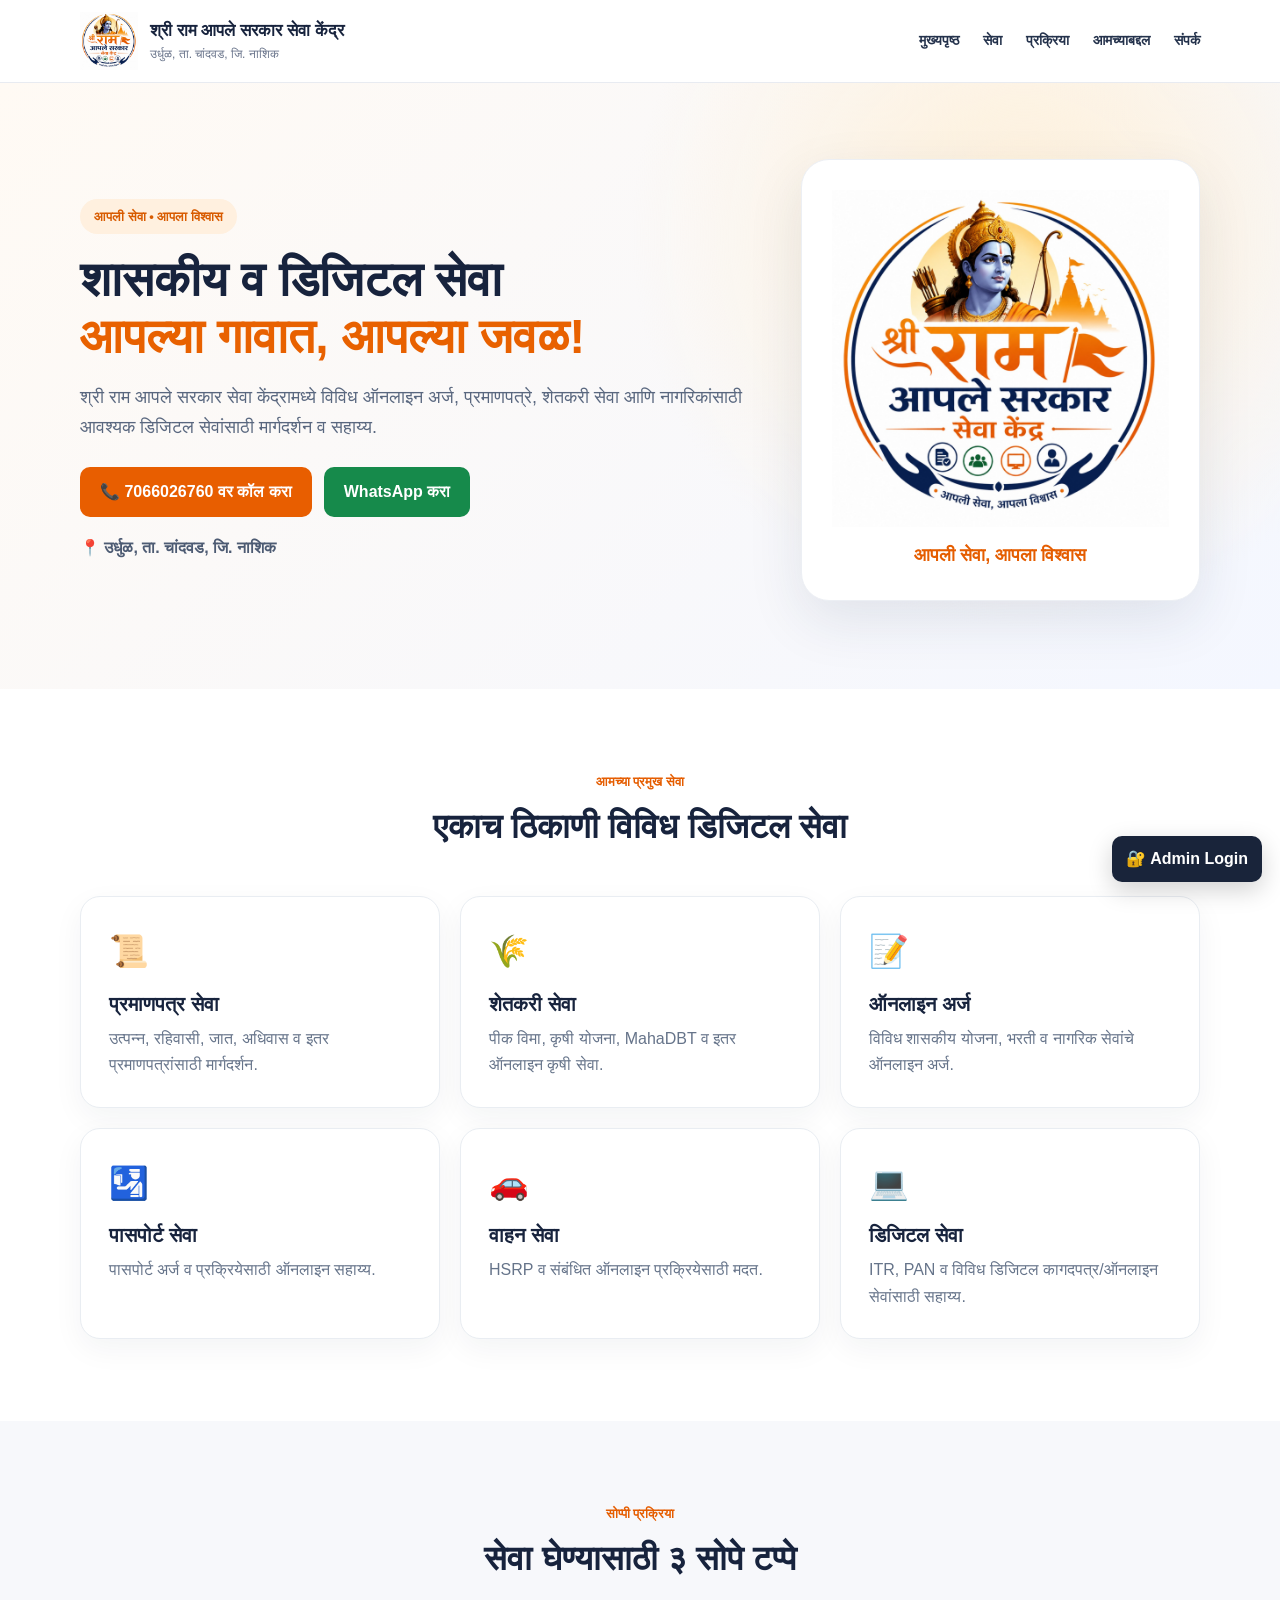
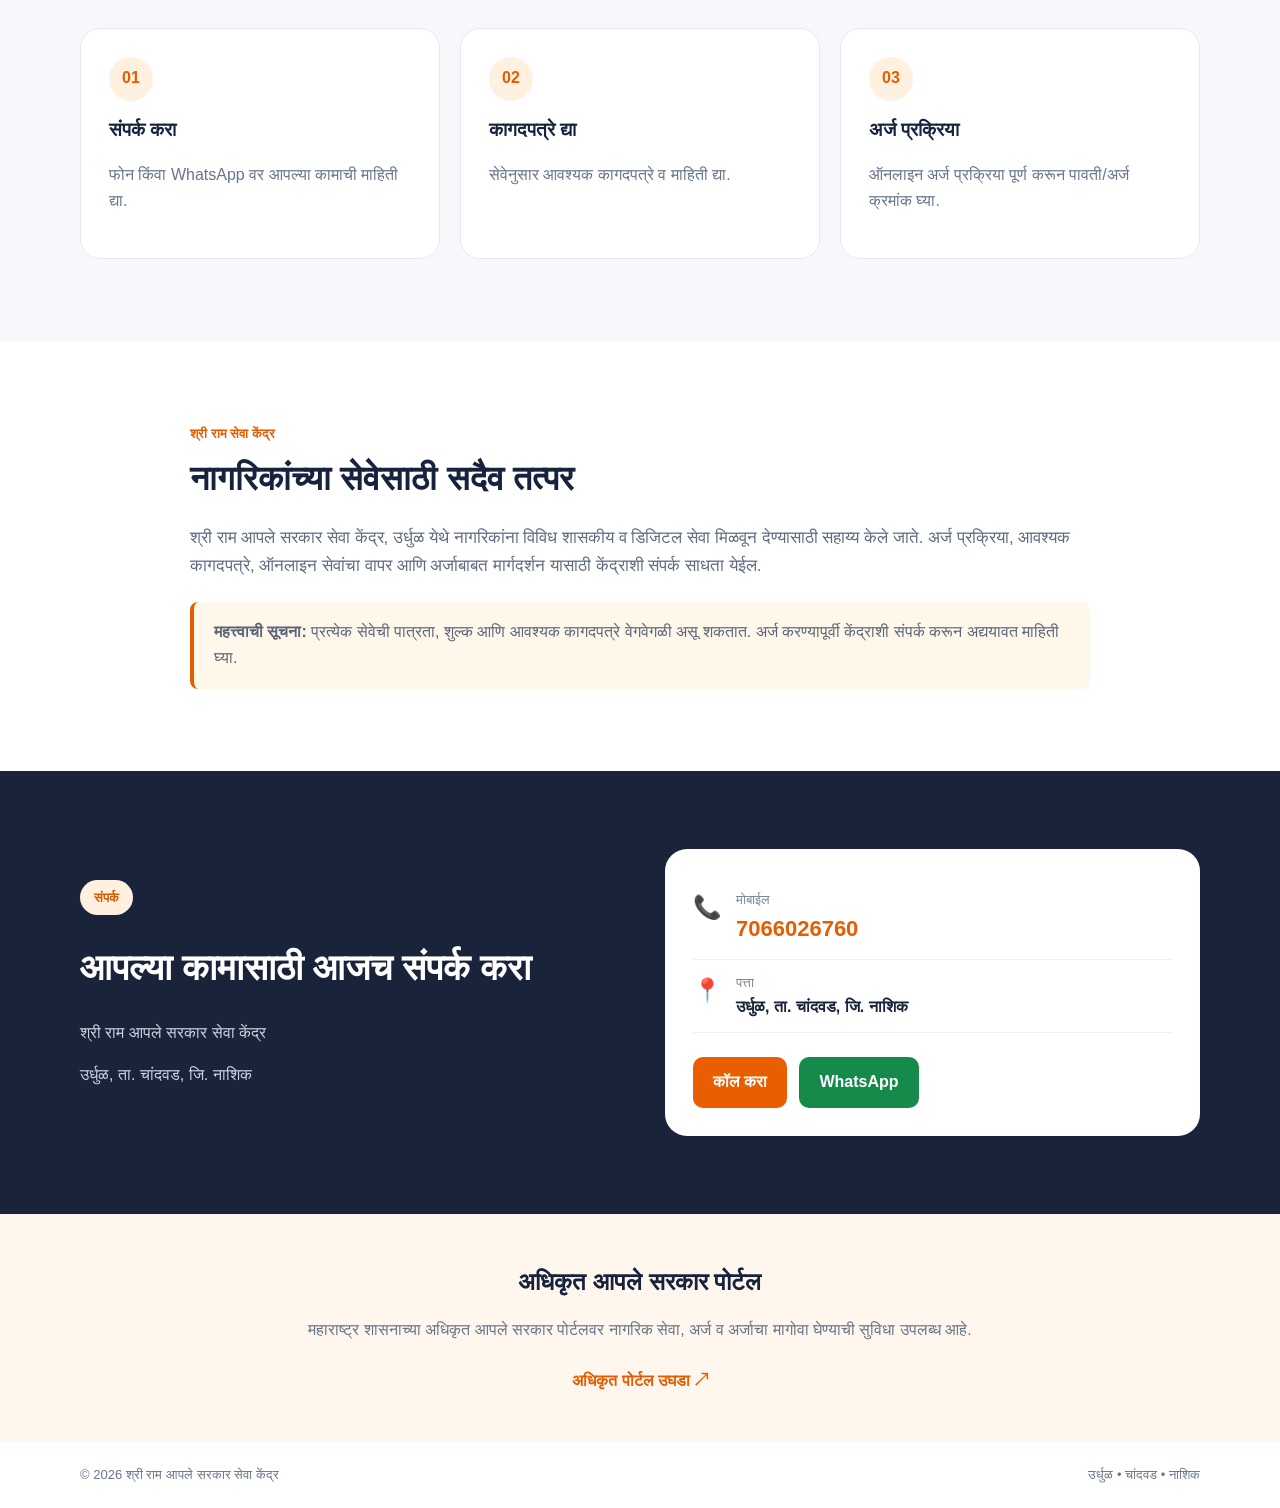
<file: index.html>
<!DOCTYPE html>
<html lang="mr">
<head>
<meta charset="UTF-8">
<meta name="viewport" content="width=device-width, initial-scale=1.0">
<title>श्री राम आपले सरकार सेवा केंद्र | उर्धुळ</title>
<meta name="description" content="श्री राम आपले सरकार सेवा केंद्र, उर्धुळ, ता. चांदवड, जि. नाशिक — नागरिकांसाठी विविध ऑनलाइन व शासकीय सेवा.">
<link rel="stylesheet" href="style.css">
</head>
<body>

<header>
  <div class="container nav">
    <a class="brand" href="#home">
      <img src="logo.png" alt="श्री राम आपले सरकार सेवा केंद्र लोगो">
      <div>
        <strong>श्री राम आपले सरकार सेवा केंद्र</strong>
        <small>उर्धुळ, ता. चांदवड, जि. नाशिक</small>
      </div>
    </a>
    <button class="menu" onclick="toggleMenu()">☰</button>
    <nav id="nav">
      <a href="#home">मुख्यपृष्ठ</a>
      <a href="#services">सेवा</a>
      <a href="#process">प्रक्रिया</a>
      <a href="#about">आमच्याबद्दल</a>
      <a href="#contact">संपर्क</a>
    </nav>
  </div>
</header>

<main>
<section id="home" class="hero">
  <div class="container hero-grid">
    <div>
      <div class="pill">आपली सेवा • आपला विश्वास</div>
      <h1>शासकीय व डिजिटल सेवा<br><span>आपल्या गावात, आपल्या जवळ!</span></h1>
      <p>श्री राम आपले सरकार सेवा केंद्रामध्ये विविध ऑनलाइन अर्ज, प्रमाणपत्रे, शेतकरी सेवा आणि नागरिकांसाठी आवश्यक डिजिटल सेवांसाठी मार्गदर्शन व सहाय्य.</p>
      <div class="actions">
        <a class="btn primary" href="tel:+917066026760">📞 7066026760 वर कॉल करा</a>
        <a class="btn whatsapp" href="https://wa.me/917066026760" target="_blank">WhatsApp करा</a>
      </div>
      <div class="location">📍 उर्धुळ, ता. चांदवड, जि. नाशिक</div>
    </div>
    <div class="logo-card">
      <img src="logo.png" alt="श्री राम आपले सरकार सेवा केंद्र">
      <p>आपली सेवा, आपला विश्वास</p>
    </div>
  </div>
</section>

<section id="services" class="section">
  <div class="container">
    <div class="title">
      <div>आमच्या प्रमुख सेवा</div>
      <h2>एकाच ठिकाणी विविध डिजिटल सेवा</h2>
    </div>
    <div class="cards">
      <article><b>📜</b><h3>प्रमाणपत्र सेवा</h3><p>उत्पन्न, रहिवासी, जात, अधिवास व इतर प्रमाणपत्रांसाठी मार्गदर्शन.</p></article>
      <article><b>🌾</b><h3>शेतकरी सेवा</h3><p>पीक विमा, कृषी योजना, MahaDBT व इतर ऑनलाइन कृषी सेवा.</p></article>
      <article><b>📝</b><h3>ऑनलाइन अर्ज</h3><p>विविध शासकीय योजना, भरती व नागरिक सेवांचे ऑनलाइन अर्ज.</p></article>
      <article><b>🛂</b><h3>पासपोर्ट सेवा</h3><p>पासपोर्ट अर्ज व प्रक्रियेसाठी ऑनलाइन सहाय्य.</p></article>
      <article><b>🚗</b><h3>वाहन सेवा</h3><p>HSRP व संबंधित ऑनलाइन प्रक्रियेसाठी मदत.</p></article>
      <article><b>💻</b><h3>डिजिटल सेवा</h3><p>ITR, PAN व विविध डिजिटल कागदपत्र/ऑनलाइन सेवांसाठी सहाय्य.</p></article>
    </div>
  </div>
</section>

<section id="process" class="section soft">
  <div class="container">
    <div class="title">
      <div>सोप्पी प्रक्रिया</div>
      <h2>सेवा घेण्यासाठी ३ सोपे टप्पे</h2>
    </div>
    <div class="steps">
      <div><span>01</span><h3>संपर्क करा</h3><p>फोन किंवा WhatsApp वर आपल्या कामाची माहिती द्या.</p></div>
      <div><span>02</span><h3>कागदपत्रे द्या</h3><p>सेवेनुसार आवश्यक कागदपत्रे व माहिती द्या.</p></div>
      <div><span>03</span><h3>अर्ज प्रक्रिया</h3><p>ऑनलाइन अर्ज प्रक्रिया पूर्ण करून पावती/अर्ज क्रमांक घ्या.</p></div>
    </div>
  </div>
</section>

<section id="about" class="section">
  <div class="container about">
    <div class="title left"><div>श्री राम सेवा केंद्र</div><h2>नागरिकांच्या सेवेसाठी सदैव तत्पर</h2></div>
    <p>श्री राम आपले सरकार सेवा केंद्र, उर्धुळ येथे नागरिकांना विविध शासकीय व डिजिटल सेवा मिळवून देण्यासाठी सहाय्य केले जाते. अर्ज प्रक्रिया, आवश्यक कागदपत्रे, ऑनलाइन सेवांचा वापर आणि अर्जाबाबत मार्गदर्शन यासाठी केंद्राशी संपर्क साधता येईल.</p>
    <div class="notice"><strong>महत्त्वाची सूचना:</strong> प्रत्येक सेवेची पात्रता, शुल्क आणि आवश्यक कागदपत्रे वेगवेगळी असू शकतात. अर्ज करण्यापूर्वी केंद्राशी संपर्क करून अद्ययावत माहिती घ्या.</div>
  </div>
</section>

<section id="contact" class="contact">
  <div class="container contact-grid">
    <div>
      <div class="pill">संपर्क</div>
      <h2>आपल्या कामासाठी आजच संपर्क करा</h2>
      <p>श्री राम आपले सरकार सेवा केंद्र</p>
      <p>उर्धुळ, ता. चांदवड, जि. नाशिक</p>
    </div>
    <div class="contact-card">
      <div class="contact-row"><span>📞</span><div><small>मोबाईल</small><a href="tel:+917066026760">7066026760</a></div></div>
      <div class="contact-row"><span>📍</span><div><small>पत्ता</small><strong>उर्धुळ, ता. चांदवड, जि. नाशिक</strong></div></div>
      <div class="actions">
        <a class="btn primary" href="tel:+917066026760">कॉल करा</a>
        <a class="btn whatsapp" href="https://wa.me/917066026760" target="_blank">WhatsApp</a>
      </div>
    </div>
  </div>
</section>

<section class="official">
  <div class="container">
    <h2>अधिकृत आपले सरकार पोर्टल</h2>
    <p>महाराष्ट्र शासनाच्या अधिकृत आपले सरकार पोर्टलवर नागरिक सेवा, अर्ज व अर्जाचा मागोवा घेण्याची सुविधा उपलब्ध आहे.</p>
    <a href="https://aaplesarkar.mahaonline.gov.in/" target="_blank">अधिकृत पोर्टल उघडा ↗</a>
  </div>
</section>
</main>

<footer>
  <div class="container footer">
    <div>© 2026 श्री राम आपले सरकार सेवा केंद्र</div>
    <div>उर्धुळ • चांदवड • नाशिक</div>
  </div>
</footer>

<script>
function toggleMenu(){document.getElementById('nav').classList.toggle('open')}
document.querySelectorAll('#nav a').forEach(a=>a.addEventListener('click',()=>document.getElementById('nav').classList.remove('open')));
</script>
<a class="floating-login" href="login.html">🔐 Admin Login</a></body>
</html>
</file>
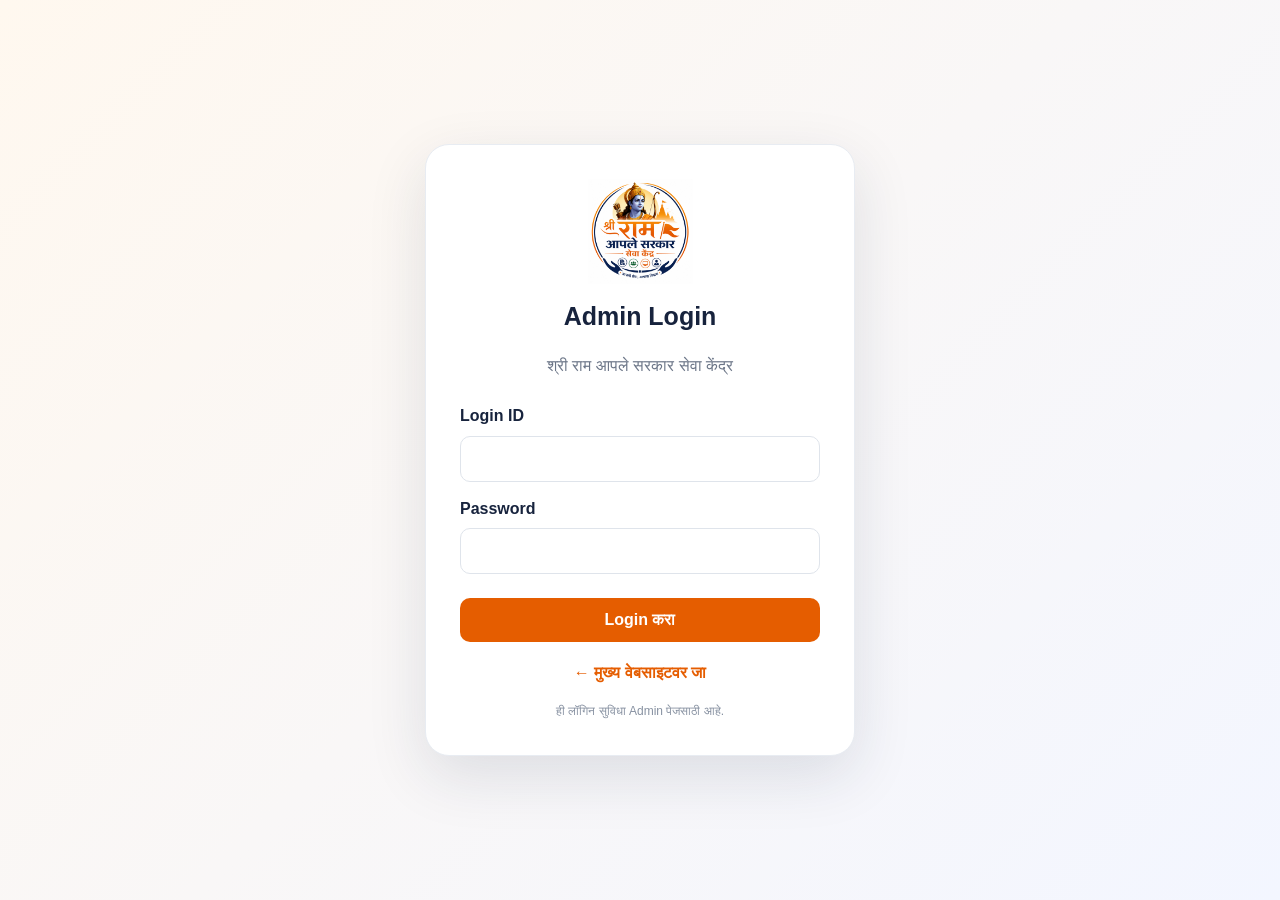
<file: login.html>
<!DOCTYPE html>
<html lang="mr">
<head>
<meta charset="UTF-8">
<meta name="viewport" content="width=device-width,initial-scale=1.0">
<title>Admin Login | श्री राम आपले सरकार सेवा केंद्र</title>
<link rel="stylesheet" href="style.css">
<style>
.login-page{min-height:100vh;display:grid;place-items:center;padding:30px;background:linear-gradient(135deg,#fff8ef,#f3f6ff)}
.login-box{width:min(430px,94%);background:#fff;padding:34px;border-radius:24px;box-shadow:0 20px 60px rgba(25,38,63,.12);border:1px solid #e8ecf2}
.login-box img{display:block;width:105px;height:105px;object-fit:contain;margin:0 auto 12px}
.login-box h1{text-align:center;font-size:25px;margin:5px 0}
.login-box p{text-align:center;color:#6b7587;margin-bottom:24px}
.field{margin:14px 0}.field label{display:block;font-weight:800;margin-bottom:6px}
.field input{width:100%;padding:13px 14px;border:1px solid #dfe4eb;border-radius:10px;font-size:16px;outline:none}
.field input:focus{border-color:#e55d00;box-shadow:0 0 0 3px #fff0df}
.login-btn{width:100%;border:0;cursor:pointer;padding:13px;border-radius:10px;background:#e55d00;color:#fff;font-size:16px;font-weight:800;margin-top:10px}
.error{display:none;background:#fff0f0;color:#c62828;padding:10px;border-radius:9px;margin-top:14px;text-align:center}
.back{display:block;text-align:center;margin-top:18px;color:#e55d00;font-weight:800}
.security{font-size:12px!important;margin:15px 0 0!important;color:#8791a1!important}
</style>
</head>
<body>
<div class="login-page">
<div class="login-box">
<img src="logo.png" alt="श्री राम सेवा केंद्र">
<h1>Admin Login</h1>
<p>श्री राम आपले सरकार सेवा केंद्र</p>
<form id="loginForm">
<div class="field"><label>Login ID</label><input id="loginId" autocomplete="username" required></div>
<div class="field"><label>Password</label><input id="password" type="password" autocomplete="current-password" required></div>
<button class="login-btn" type="submit">Login करा</button>
<div id="error" class="error">Login ID किंवा Password चुकीचा आहे.</div>
</form>
<a class="back" href="index.html">← मुख्य वेबसाइटवर जा</a>
<p class="security">ही लॉगिन सुविधा Admin पेजसाठी आहे.</p>
</div>
</div>
<script>
document.getElementById('loginForm').addEventListener('submit', async function(e){
  e.preventDefault();
  const id=document.getElementById('loginId').value.trim();
  const password=document.getElementById('password').value;
  try{
    const r=await fetch('/api/login',{method:'POST',headers:{'Content-Type':'application/json'},body:JSON.stringify({id,password})});
    const data=await r.json();
    if(data.ok){location.href='admin.html';}
    else document.getElementById('error').style.display='block';
  }catch(e){document.getElementById('error').style.display='block';}
});
</script>
</body>
</html>
</file>
<file: style.css>
*{box-sizing:border-box}html{scroll-behavior:smooth}body{margin:0;font-family:"Noto Sans Devanagari",Arial,sans-serif;color:#17233d;line-height:1.65;background:#fff}a{text-decoration:none}.container{width:min(1120px,92%);margin:auto}header{position:sticky;top:0;z-index:20;background:rgba(255,255,255,.96);backdrop-filter:blur(10px);border-bottom:1px solid #e8ebf1}.nav{min-height:82px;display:flex;align-items:center;justify-content:space-between}.brand{display:flex;align-items:center;gap:12px;color:#17233d}.brand img{width:58px;height:58px;object-fit:contain}.brand strong{display:block;font-size:17px}.brand small{display:block;color:#68738a;font-size:12px}nav{display:flex;gap:24px}nav a{color:#24324c;font-weight:700;font-size:14px}nav a:hover{color:#ef6c00}.menu{display:none;border:0;background:transparent;font-size:28px}.hero{padding:76px 0 88px;background:radial-gradient(circle at 80% 25%,#fff0d8,transparent 35%),linear-gradient(135deg,#fffaf4,#f4f7ff)}.hero-grid{display:grid;grid-template-columns:1.25fr .75fr;gap:55px;align-items:center}.pill{display:inline-block;padding:7px 14px;border-radius:30px;background:#fff0df;color:#d85b00;font-weight:800;font-size:13px}.hero h1{font-size:48px;line-height:1.18;margin:18px 0}.hero h1 span{color:#e86100}.hero p{font-size:18px;color:#59677f;max-width:690px}.actions{display:flex;gap:12px;flex-wrap:wrap;margin-top:24px}.btn{padding:12px 20px;border-radius:10px;font-weight:800;display:inline-block}.primary{background:#e85e00;color:#fff}.whatsapp{background:#168a4b;color:#fff}.location{margin-top:18px;color:#4d5b73;font-weight:700}.logo-card{background:#fff;border:1px solid #eceff4;border-radius:28px;padding:30px;text-align:center;box-shadow:0 20px 55px rgba(29,45,75,.10)}.logo-card img{width:100%;max-width:380px}.logo-card p{margin:5px 0 0;color:#e55d00;font-weight:800}.section{padding:82px 0}.soft{background:#f7f8fb}.title{text-align:center;margin-bottom:42px}.title>div{color:#e55d00;font-weight:800;font-size:13px}.title h2{font-size:34px;margin:5px 0}.title.left{text-align:left;margin-bottom:18px}.cards{display:grid;grid-template-columns:repeat(3,1fr);gap:20px}.cards article{background:#fff;border:1px solid #e9edf2;border-radius:20px;padding:28px;box-shadow:0 10px 30px rgba(25,38,63,.05);transition:.2s}.cards article:hover{transform:translateY(-4px);box-shadow:0 18px 35px rgba(25,38,63,.10)}.cards b{font-size:32px}.cards h3{margin:10px 0 5px;font-size:20px}.cards p{color:#66748a;margin:0}.steps{display:grid;grid-template-columns:repeat(3,1fr);gap:20px}.steps>div{background:#fff;border-radius:20px;padding:28px;border:1px solid #e6eaf0}.steps span{display:inline-grid;place-items:center;width:44px;height:44px;border-radius:50%;background:#fff0df;color:#e55d00;font-weight:900}.steps h3{margin:14px 0 5px}.steps p{color:#66748a}.about{max-width:900px}.about>p{font-size:17px;color:#5e6b81}.notice{margin-top:22px;background:#fff7ea;border-left:4px solid #e55d00;padding:17px 20px;border-radius:8px;color:#5b6578}.contact{padding:78px 0;background:#19243a;color:#fff}.contact-grid{display:grid;grid-template-columns:1fr 1fr;gap:50px;align-items:center}.contact h2{font-size:36px;line-height:1.25}.contact p{color:#cbd3df}.contact-card{background:#fff;color:#18233a;border-radius:22px;padding:28px}.contact-row{display:flex;gap:14px;align-items:flex-start;padding:12px 0;border-bottom:1px solid #edf0f4}.contact-row>span{font-size:23px}.contact-row small{display:block;color:#7b8596}.contact-row a{display:block;color:#e55d00;font-size:22px;font-weight:900}.official{padding:48px 0;text-align:center;background:#fff7ed}.official h2{margin:0 0 6px}.official p{color:#66748a}.official a{display:inline-block;margin-top:8px;color:#e55d00;font-weight:900}.footer{padding:22px 0;display:flex;justify-content:space-between;color:#69758a;font-size:13px}@media(max-width:800px){nav{display:none;position:absolute;top:82px;left:0;right:0;background:#fff;padding:18px 5%;flex-direction:column;gap:14px;border-bottom:1px solid #eee}.open{display:flex}.menu{display:block}.hero-grid,.contact-grid{grid-template-columns:1fr}.cards,.steps{grid-template-columns:1fr 1fr}.hero{padding:55px 0}.hero h1{font-size:38px}}@media(max-width:540px){.brand strong{font-size:14px}.brand small{font-size:10px}.brand img{width:50px;height:50px}.cards,.steps{grid-template-columns:1fr}.section{padding:62px 0}.title h2{font-size:28px}.hero h1{font-size:33px}.contact h2{font-size:29px}.footer{flex-direction:column;gap:7px}}

.login-link{color:#e55d00!important}.floating-login{position:fixed;right:18px;bottom:18px;z-index:30;background:#19243a;color:#fff;padding:10px 14px;border-radius:10px;font-weight:800;box-shadow:0 8px 25px rgba(0,0,0,.18)}
</file>
